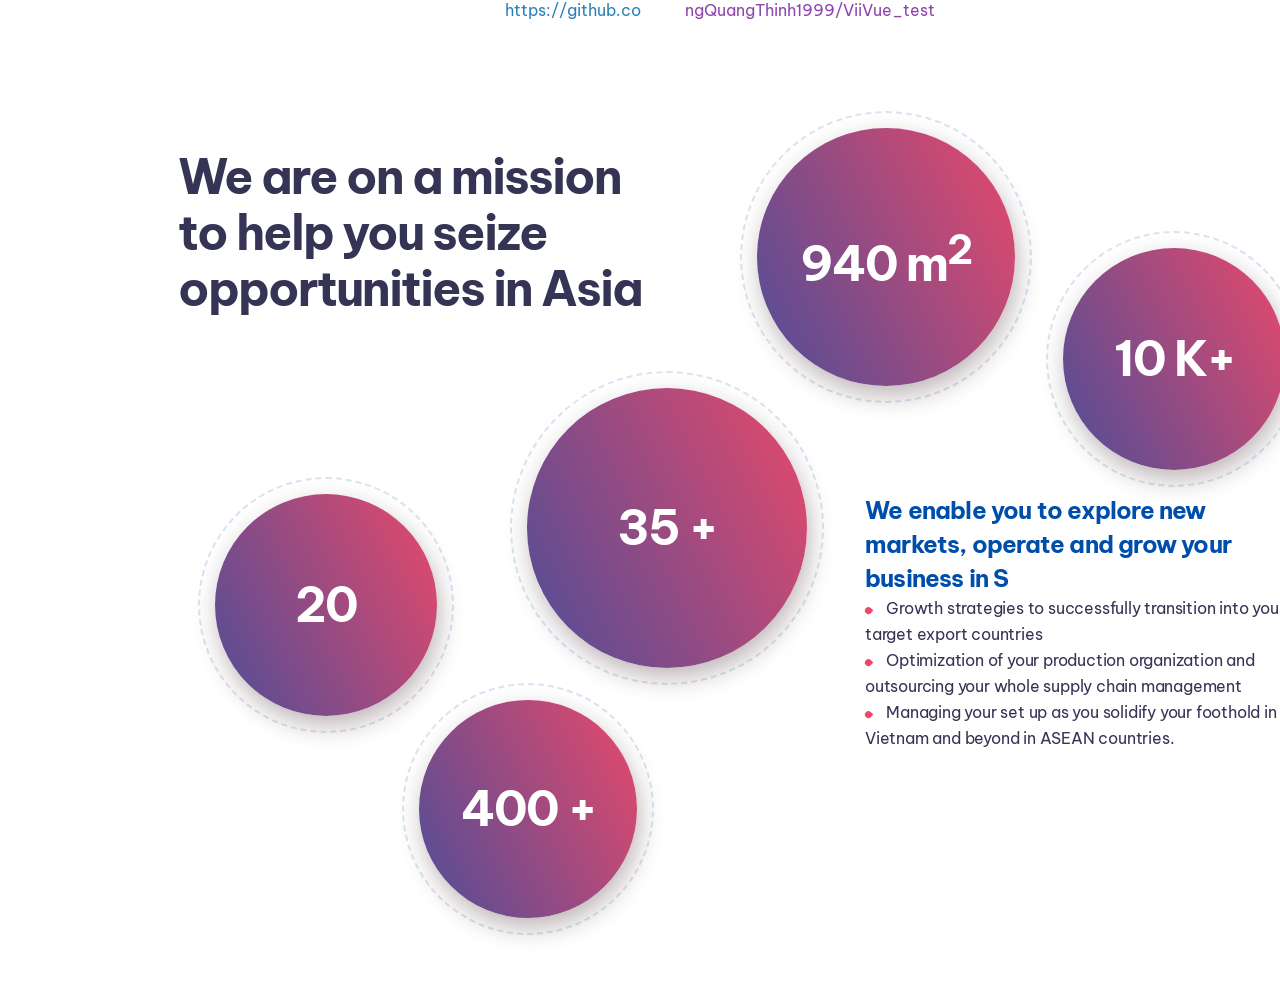
<file: index.html>
<!DOCTYPE html>
<html lang="en">
  <head>
    <meta charset="UTF-8" />
    <meta name="viewport" content="width=device-width, initial-scale=1.0" />
    <title>VilVue test</title>
    <!-- styles -->
    <link rel="stylesheet" href="styles.css" />
    <link rel="preconnect" href="https://fonts.googleapis.com" />
    <link rel="preconnect" href="https://fonts.gstatic.com" crossorigin />
    <link
      href="https://fonts.googleapis.com/css2?family=Be+Vietnam+Pro&display=swap"
      rel="stylesheet"
    />
  </head>
  <body>
    <div id="wrapper">
      <div class="title_1">
        <h1 class="fancy">
          We are on a mission to help you seize opportunities in Asia
        </h1>
      </div>
      <span class="word wisteria"
        >https://github.com/DangQuangThinh1999/ViiVue_test</span
      >
      <span class="word belize"
        >https://github.com/DangQuangThinh1999/ViiVue_test</span
      >
      <div class="title_2">
        <h3 class="fancy">
          We enable you to explore new markets, operate and grow your business
          in Southeast Asia, through:
        </h3>
        <div id="data_text"></div>
      </div>

      <div id="data_images"></div>
    </div>
    <!-- javascript -->
    <script src="app.js"></script>
  </body>
</html>
</file>
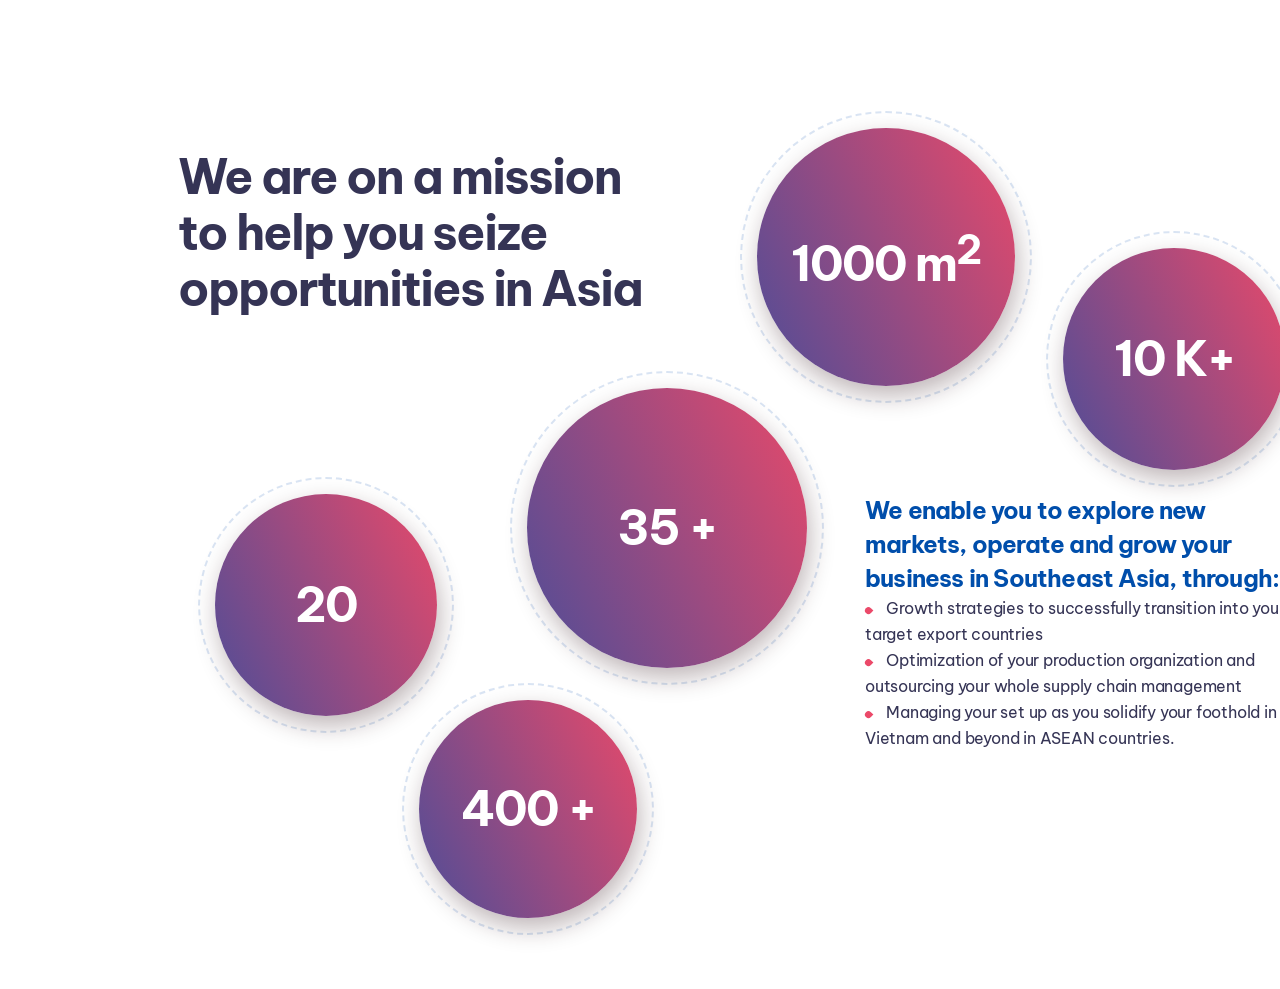
<file: ViIVue_test.html>
<!DOCTYPE html>
<html lang="en">
  <head>
    <meta charset="UTF-8" />
    <meta name="viewport" content="width=device-width, initial-scale=1.0" />
    <title>VilVue test</title>
    <!-- styles -->
    <link rel="stylesheet" href="styles.css" />
    <link rel="preconnect" href="https://fonts.googleapis.com" />
    <link rel="preconnect" href="https://fonts.gstatic.com" crossorigin />
    <link
      href="https://fonts.googleapis.com/css2?family=Be+Vietnam+Pro&display=swap"
      rel="stylesheet"
    />
  </head>
  <body>
    <div id="wrapper">
      <div class="title_1">
        <h1>We are on a mission to help you seize opportunities in Asia</h1>
      </div>
      <div class="title_2">
        <h3>
          We enable you to explore new markets, operate and grow your business
          in Southeast Asia, through:
        </h3>
        <div id="data_text"></div>
      </div>

      <div id="data_images"></div>
    </div>
    <!-- javascript -->
    <script src="app.js"></script>
  </body>
</html>
</file>
<file: styles.css>
* {
  margin: 0;
  padding: 0;
  border: 0;
  box-sizing: border-box;
  font-family: "Be Vietnam Pro";
}
#wrapper {
  margin: auto auto;
  position: relative;
  height: 989px;
  width: 1440px;
  background: #ffffff;
}
.circle {
  position: relative;
  background: linear-gradient(63.23deg, #204ea5 -29.6%, #eb4969 101.75%);
  /* Large Shadow */
  box-shadow: 3px 10px 25px rgba(43, 13, 19, 0.3);
  /* identical to box height, or 117% */
  color: #ffffff;
  border-radius: 50%;
}
.wrapper_circle {
  position: absolute;
  border-radius: 50%;
  padding: 15px;
  border: 2px dashed rgba(0, 78, 171, 0.15);
}
.content {
  color: #ffffff;
  text-align: center;
  width: 100%;
  position: absolute;
  top: 50%;
  transform: translateY(-50%);
}

h1 {
  font-style: normal;
  font-weight: 700;
  font-size: 48px;
  line-height: 56px;
  /* or 117% */
  cursor: pointer;
  letter-spacing: -2px;
}
h3 {
  /* Heading/H3 */
  cursor: pointer;
  font-style: normal;
  font-weight: 700;
  font-size: 24px;
  line-height: 34px;
  /* or 142% */
  color: #004eab;
  letter-spacing: -0.8px;
}
.title_1 {
  position: absolute;
  height: 168px;
  width: 474px;
  left: 178px;
  top: 149px;
  border-radius: nullpx;

  display: flex;
  flex-direction: column;
  align-items: flex-start;
  padding: 0px;
  gap: 48px;
  color: #353455;
}
.title_2 {
  position: absolute;
  width: 420px;
  height: 314px;
  left: 865px;
  top: 493px;
}
ul {
  list-style: none;
}
li {
  display: inline-block;
}
li span:nth-child(2) {
  font-style: normal;
  font-weight: 400;
  font-size: 16px;
  line-height: 26px;
  /* or 162% */

  letter-spacing: -0.2px;

  /* Neutral/Dark */
  color: #353455;
}
.rectangle {
  margin-right: 10px;
  display: inline-block;
  width: 7.24px;
  height: 7.24px;
  /* Primary/Pink */

  background: #eb4969;
  border-radius: 4px 4px 0px 4px;
  transform: rotate(-45deg);
}
:root {
  --textColor: var(--color);
  .blue {
    --color: #004eab;
  }
  .black {
    --color: #353455;
  }
}

/* -------------------------animation-------------------------- */

.fancy span {
  color: white;
  transition: all 1s ease;
}

.fancy span.fade {
  color: var(--textColor);
}

.word {
  position: absolute; /* makes words stack on top of each other */
  opacity: 0;
  left: 50%;
  transform: translateX(-50%);
}

.wisteria {
  color: #8e44ad;
}

.belize {
  color: #2980b9;
}

.letter {
  display: inline-block;
  transform-origin: 50% 50% 25px;
}

.letter.out {
  transform: rotateX(90deg);
  transition: transform 0.32s cubic-bezier(0.55, 0.055, 0.675, 0.19);
}

.letter.behind {
  transform: rotateX(-90deg);
}

.letter.in {
  transform: rotateX(0deg);
  transition: transform 0.38s cubic-bezier(0.175, 0.885, 0.32, 1.275);
}
</file>
